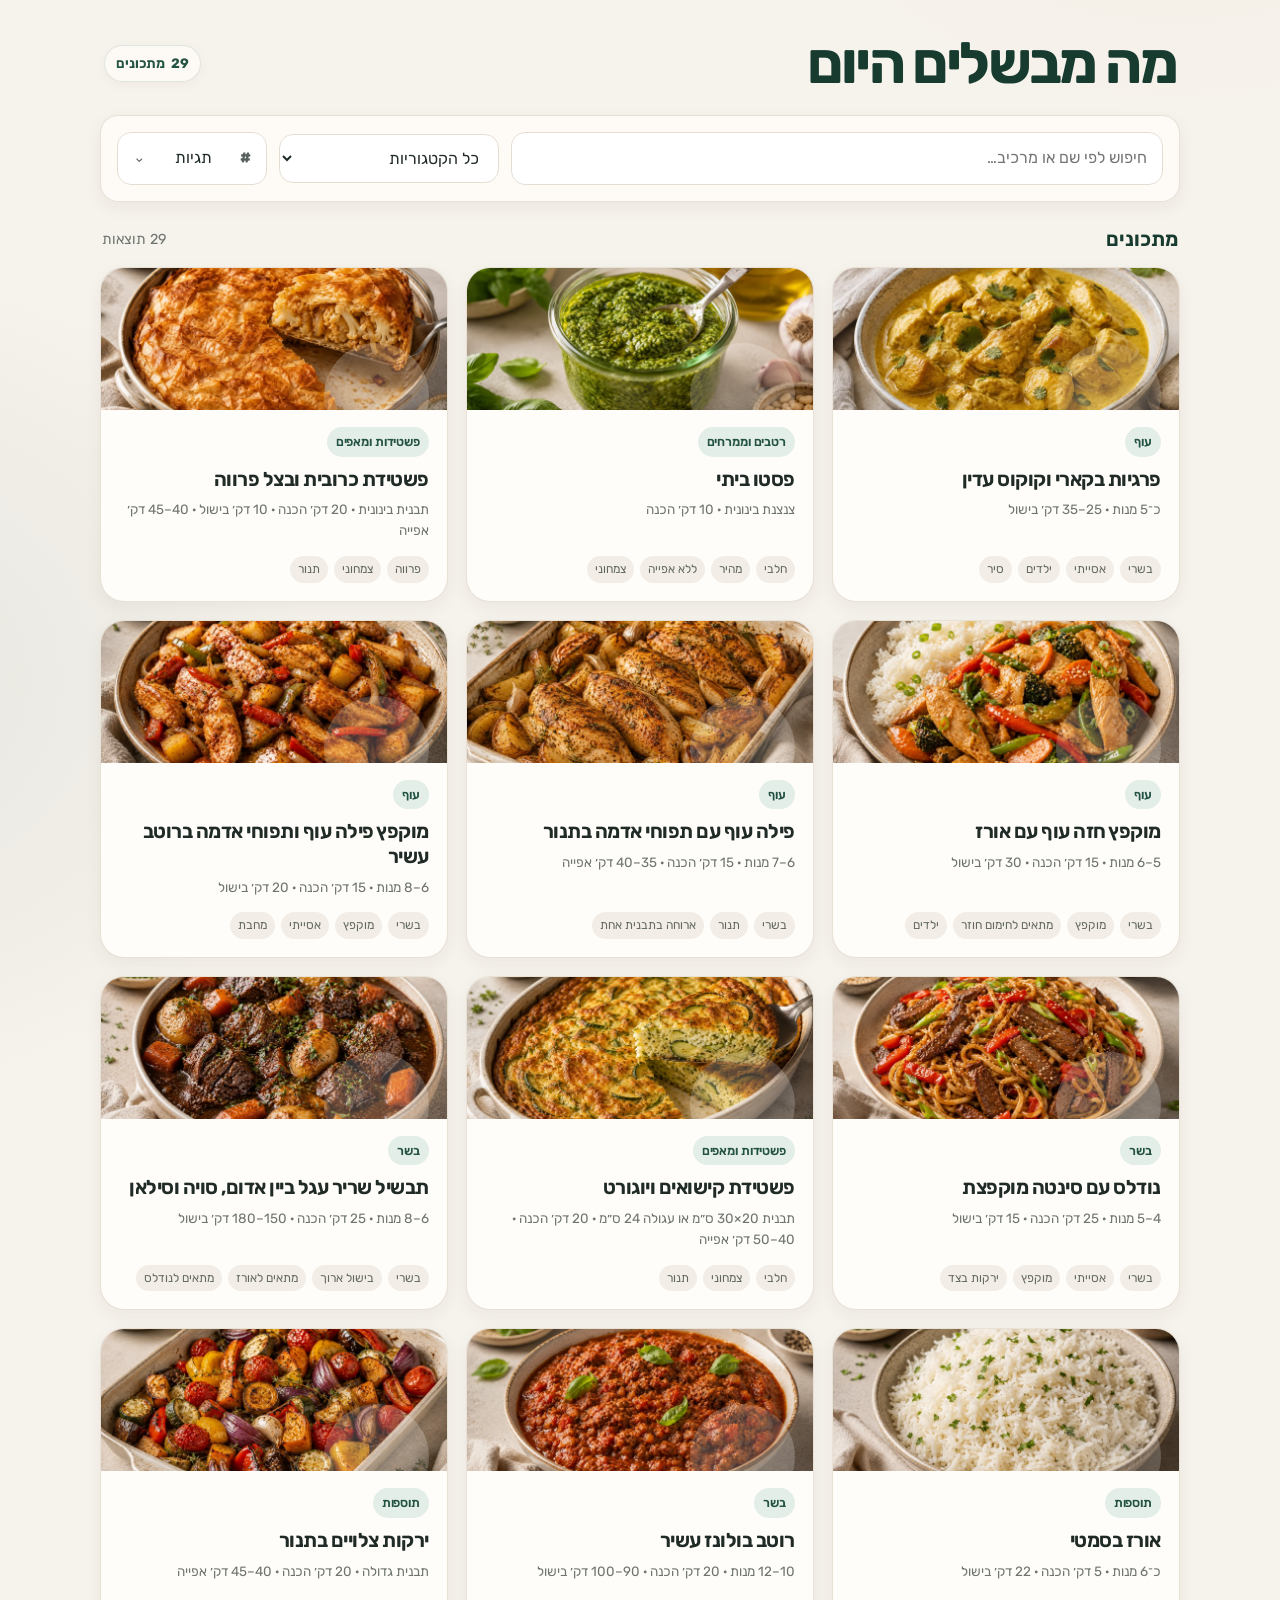
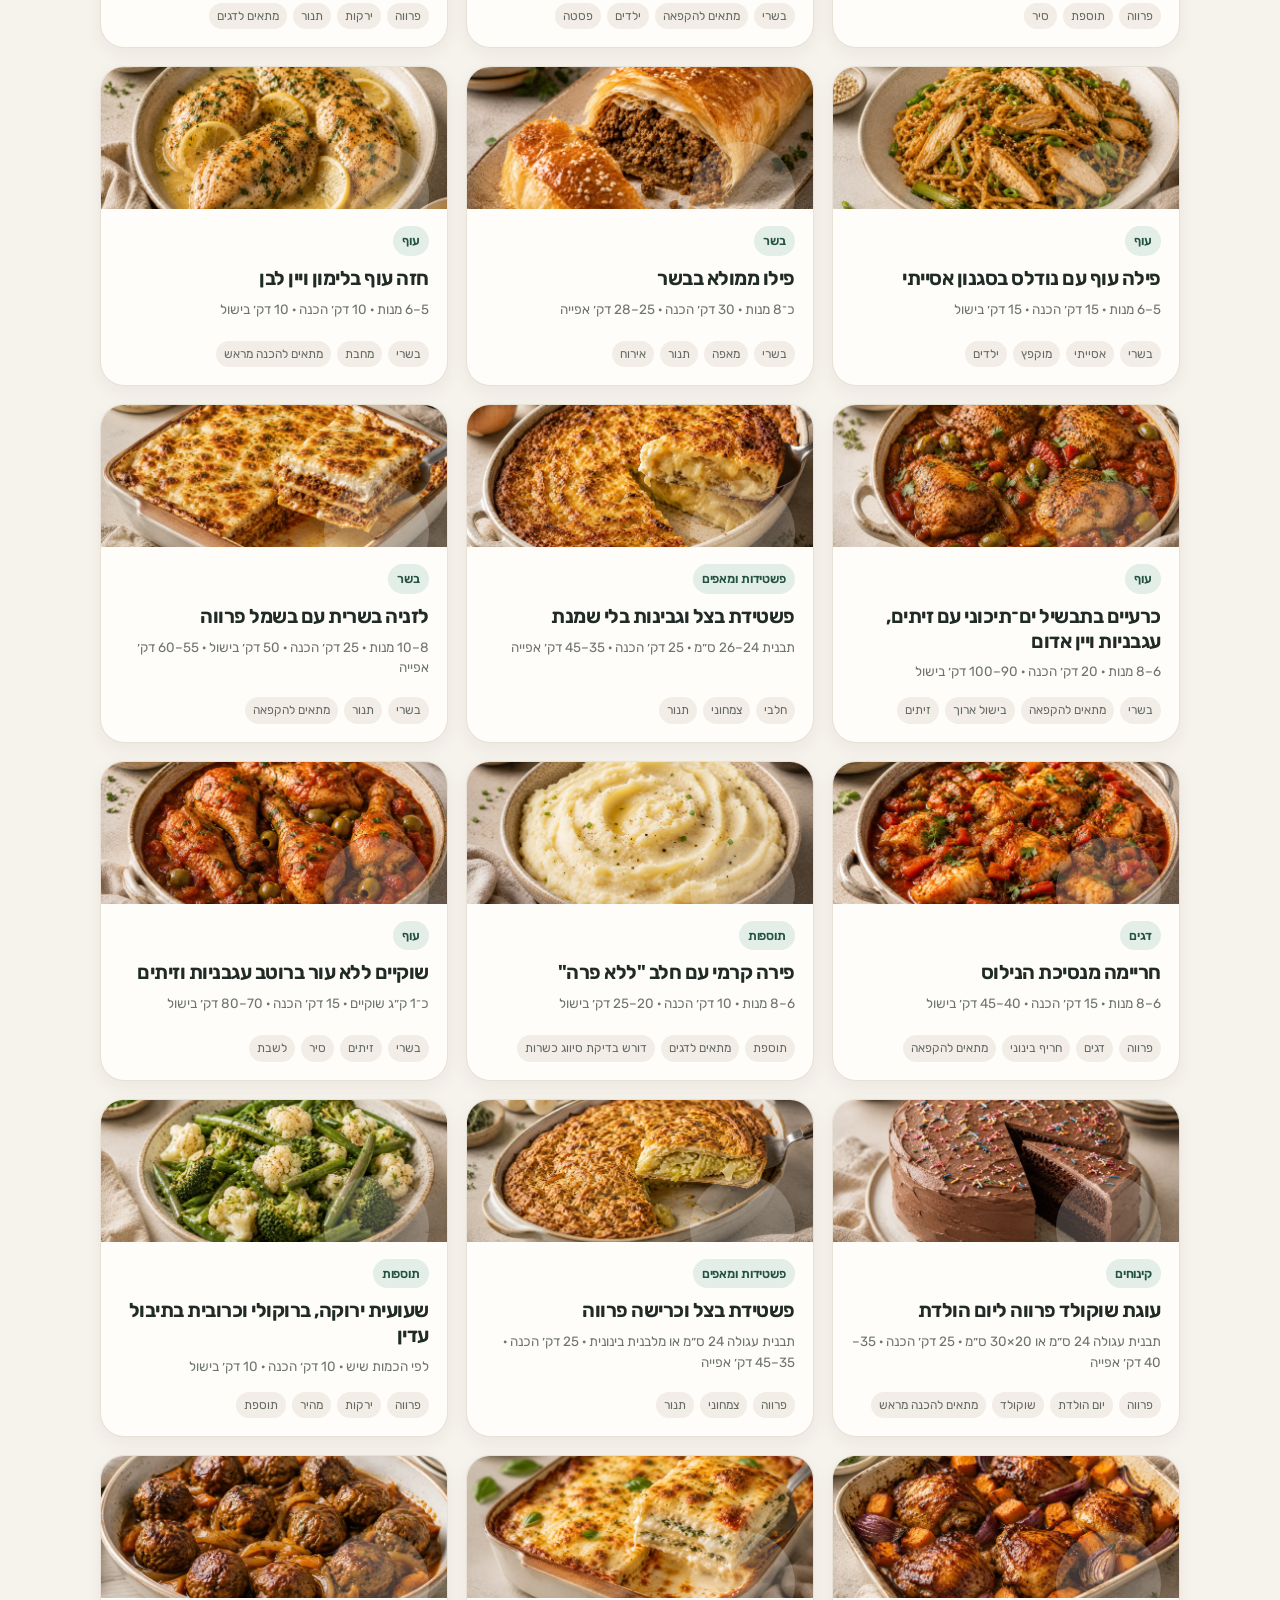
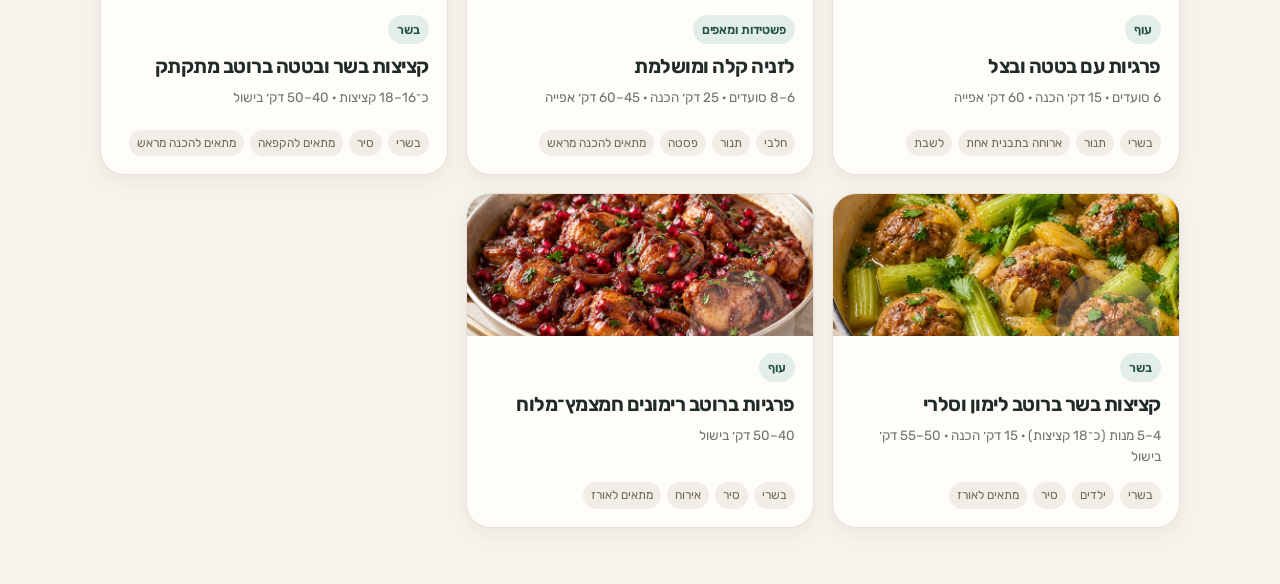
<file: index.html>
<!doctype html>
<html lang="he" dir="rtl">
<head>
  <meta charset="utf-8" />
  <meta name="viewport" content="width=device-width, initial-scale=1" />
  <meta name="theme-color" content="#f6f2ec" />
  <title>מה מבשלים היום</title>
  <link rel="icon" type="image/svg+xml" href="./favicon.svg" />
  <link rel="preconnect" href="https://fonts.googleapis.com" />
  <link rel="preconnect" href="https://fonts.gstatic.com" crossorigin />
  <link href="https://fonts.googleapis.com/css2?family=Rubik:wght@400;500;600;700&display=swap" rel="stylesheet" />
  <link rel="stylesheet" href="./styles.css" />
</head>
<body>
  <div id="app">
    <div class="loading">טוען מתכונים…</div>
  </div>
  <script type="module" src="./app.js"></script>
</body>
</html>
</file>
<file: styles.css>
:root {
  --bg: #fbf7f1;
  --surface: #ffffff;
  --surface-2: #f5efe6;
  --text: #2c2925;
  --muted: #716a62;
  --line: #e8ded1;
  --accent: #2e6650;
  --accent-soft: #e2eee8;
  --shadow: 0 12px 35px rgba(70, 52, 35, 0.09);
  --radius: 22px;
  --max: 1120px;
}

* { box-sizing: border-box; }
html { scroll-behavior: smooth; }
body {
  margin: 0;
  font-family: -apple-system, BlinkMacSystemFont, "Segoe UI", Arial, sans-serif;
  color: var(--text);
  background: var(--bg);
  line-height: 1.55;
}
button, input, select { font: inherit; }
button { cursor: pointer; }
a { color: inherit; }

.shell { max-width: var(--max); margin: 0 auto; padding: 30px 20px 56px; }

.hero {
  display:flex;
  align-items:center;
  justify-content:space-between;
  gap:16px;
  background:var(--surface);
  border:1px solid var(--line);
  border-radius:var(--radius);
  box-shadow:var(--shadow);
  padding:26px 30px;
  margin-bottom:20px;
}
.hero h1 {
  font-size:clamp(2rem, 4.5vw, 3.6rem);
  line-height:1.05;
  margin:0;
  letter-spacing:-.04em;
}
.hero-stat {
  flex:0 0 auto;
  display:inline-flex;
  align-items:center;
  gap:6px;
  background:var(--accent-soft);
  color:var(--accent);
  border-radius:999px;
  padding:7px 11px;
  white-space:nowrap;
  font-size:.85rem;
  font-weight:650;
}
.hero-stat strong { font-size:inherit; line-height:inherit; }

.filters { background:var(--surface); border:1px solid var(--line); border-radius:18px; padding:16px; margin-bottom:18px; }
.search-row { display:grid; grid-template-columns:1fr 220px auto; gap:12px; align-items:center; }
.search, .select, .tag-filter-button {
  width:100%;
  border:1px solid var(--line);
  background:#fff;
  color:var(--text);
  border-radius:14px;
  padding:13px 15px;
  outline:none;
  min-height:49px;
}
.search:focus, .select:focus, .tag-filter-button:focus-visible { border-color:var(--accent); box-shadow:0 0 0 3px var(--accent-soft); }

.tag-filter { position:relative; min-width:150px; }
.tag-filter-button {
  display:flex;
  align-items:center;
  justify-content:space-between;
  gap:10px;
  text-align:right;
  white-space:nowrap;
}
.tag-filter-button::after {
  content:"⌄";
  color:var(--muted);
  font-size:.95rem;
  transform:translateY(-1px);
}
.tag-filter-button.has-active-tag {
  background:var(--accent-soft);
  color:var(--accent);
  border-color:#c9ded4;
}
.tag-popover {
  position:absolute;
  z-index:20;
  top:calc(100% + 8px);
  inset-inline-end:0;
  width:min(360px, calc(100vw - 32px));
  max-height:330px;
  overflow:auto;
  background:var(--surface);
  border:1px solid var(--line);
  border-radius:16px;
  box-shadow:var(--shadow);
  padding:10px;
}
.tag-popover[hidden] { display:none; }
.tag-popover-title { margin:2px 4px 9px; color:var(--muted); font-size:.8rem; }
.tag-options { display:flex; flex-wrap:wrap; gap:7px; }
.chip { border:1px solid var(--line); border-radius:999px; padding:7px 11px; background:#fff; color:var(--muted); }
.chip.active { background:var(--accent); color:#fff; border-color:var(--accent); }

.results-head { display:flex; justify-content:space-between; align-items:center; gap:12px; margin:22px 2px 12px; }
.results-head h2 { margin:0; font-size:1.25rem; }
.results-head span { color:var(--muted); font-size:.9rem; }

.recipe-grid { display:grid; grid-template-columns:repeat(3, 1fr); gap:16px; }
.recipe-card { border:1px solid var(--line); border-radius:20px; background:var(--surface); padding:19px; text-align:right; min-height:210px; box-shadow:0 5px 18px rgba(70,52,35,.05); transition:.18s ease; }
.recipe-card:hover { transform:translateY(-3px); box-shadow:var(--shadow); border-color:#d8cab8; }
.card-category { display:inline-block; color:var(--accent); background:var(--accent-soft); border-radius:999px; padding:5px 9px; font-size:.78rem; margin-bottom:12px; }
.recipe-card-title { display:block; margin:0 0 8px; font-size:1.2rem; line-height:1.25; font-weight:700; }
.card-meta { display:block; color:var(--muted); font-size:.88rem; min-height:24px; }
.card-tags { display:flex; flex-wrap:wrap; gap:6px; margin-top:16px; }
.card-tag { background:var(--surface-2); border-radius:999px; padding:4px 8px; color:var(--muted); font-size:.75rem; }

.back { border:0; background:none; color:var(--accent); padding:7px 0; font-weight:600; }
.recipe-head { background:var(--surface); border:1px solid var(--line); border-radius:var(--radius); padding:28px; box-shadow:var(--shadow); margin:12px 0 18px; }
.recipe-head h1 { margin:0 0 10px; font-size:clamp(2rem,4vw,3.2rem); line-height:1.08; }
.recipe-sub { display:flex; gap:10px; flex-wrap:wrap; color:var(--muted); }
.recipe-tag-list { display:flex; gap:7px; flex-wrap:wrap; margin-top:16px; }
.recipe-layout { display:grid; grid-template-columns:.85fr 1.35fr; gap:18px; align-items:start; }
.panel { background:var(--surface); border:1px solid var(--line); border-radius:20px; padding:22px; }
.panel h2 { margin:0 0 16px; font-size:1.28rem; }
.ingredient-group + .ingredient-group { margin-top:20px; }
.ingredient-group h3 { font-size:1rem; margin:0 0 9px; color:var(--muted); }
.ingredients { list-style:none; margin:0; padding:0; }
.ingredients li { padding:8px 0; border-bottom:1px solid #f1ebe3; }
.ingredients li:last-child { border-bottom:0; }
.ingredient-note { display:block; color:var(--muted); font-size:.82rem; margin-top:2px; }
.steps { list-style:none; padding:0; margin:0; }
.step { display:grid; grid-template-columns:42px 1fr; gap:12px; padding:13px 0; border-bottom:1px solid #f1ebe3; }
.step:last-child { border-bottom:0; }
.step-num { width:36px; height:36px; display:grid; place-items:center; background:var(--accent-soft); color:var(--accent); border-radius:50%; font-weight:700; }
.step h3 { margin:0 0 4px; font-size:1rem; }
.step p { margin:0; }
.variation { background:var(--surface-2); border-radius:14px; padding:12px 14px; margin-top:10px; }
.variation strong { display:block; margin-bottom:3px; }
.actions { display:flex; gap:10px; flex-wrap:wrap; margin-top:18px; }
.primary { border:0; background:var(--accent); color:#fff; border-radius:14px; padding:12px 16px; font-weight:650; }
.secondary { border:1px solid var(--line); background:#fff; border-radius:14px; padding:12px 16px; }
.secondary:disabled { opacity:.45; cursor:default; }

.cook-shell { min-height:100vh; display:grid; place-items:center; padding:20px; }
.cook-card { width:min(720px, 100%); background:var(--surface); border:1px solid var(--line); border-radius:28px; padding:28px; box-shadow:var(--shadow); }
.cook-top { display:flex; justify-content:space-between; align-items:center; gap:12px; }
.cook-top small { color:var(--muted); }
.progress { height:7px; background:var(--surface-2); border-radius:99px; overflow:hidden; margin:18px 0 26px; }
.progress > div { height:100%; background:var(--accent); transition:width .2s ease; }
.cook-card h1 { font-size:clamp(1.65rem,4vw,2.6rem); margin:0 0 10px; line-height:1.15; }
.cook-instruction { font-size:clamp(1.15rem,3vw,1.55rem); line-height:1.6; margin:0; }
.cook-ingredients { background:var(--surface-2); border-radius:16px; padding:14px; margin:22px 0; }
.cook-ingredients strong { display:block; margin-bottom:7px; }
.cook-ingredients ul { margin:0; padding-right:20px; }
.cook-nav { display:flex; justify-content:space-between; gap:10px; margin-top:24px; }
.cook-nav button { flex:1; }
.empty { text-align:center; padding:60px 10px; color:var(--muted); }
.loading { display:grid; place-items:center; min-height:70vh; color:var(--muted); }

@media (max-width: 850px) {
  .search-row { grid-template-columns:1fr 190px auto; }
  .recipe-layout { grid-template-columns:1fr; }
  .recipe-grid { grid-template-columns:repeat(2, 1fr); }
}
/* v3: mobile density + timers */
.tag-icon { font-weight:800; opacity:.75; }
.tag-label { overflow:hidden; text-overflow:ellipsis; white-space:nowrap; }
.timer-button {
  display:inline-flex;
  align-items:center;
  justify-content:center;
  margin-top:12px;
  border:1px solid #c9ded4;
  background:var(--accent-soft);
  color:var(--accent);
  border-radius:12px;
  padding:9px 12px;
  font-weight:700;
  min-height:40px;
}
.timer-button.is-active { background:var(--accent); color:#fff; border-color:var(--accent); }
.active-timer {
  position:fixed;
  z-index:50;
  left:50%;
  bottom:14px;
  transform:translateX(-50%);
  width:min(520px, calc(100vw - 26px));
  display:grid;
  grid-template-columns:auto 1fr auto;
  align-items:center;
  gap:10px;
  background:#252f2b;
  color:#fff;
  border-radius:16px;
  padding:10px 12px;
  box-shadow:0 12px 30px rgba(0,0,0,.22);
}
.active-timer-icon { font-size:1.15rem; }
.active-timer-copy { min-width:0; display:flex; align-items:baseline; gap:8px; }
.active-timer-copy strong { font-variant-numeric:tabular-nums; font-size:1.05rem; }
.active-timer-copy span { overflow:hidden; text-overflow:ellipsis; white-space:nowrap; color:#d7ddd9; font-size:.82rem; }
.timer-cancel { border:0; background:rgba(255,255,255,.12); color:#fff; border-radius:10px; padding:7px 9px; }
.notes-panel .variation { margin-top:8px; }

@media (max-width: 650px) {
  .shell { padding:10px 13px 40px; }
  .recipe-head, .cook-card { padding:21px; }
  .recipe-grid { grid-template-columns:1fr; }
  .recipe-layout { gap:12px; }
  .hero {
    align-items:center;
    flex-wrap:nowrap;
    padding:14px 15px;
    margin-bottom:10px;
    border-radius:16px;
    gap:8px;
  }
  .hero h1 {
    flex:1 1 auto;
    min-width:0;
    font-size:clamp(1.55rem, 7vw, 2rem);
    line-height:1.05;
    white-space:nowrap;
  }
  .hero-stat {
    flex:0 0 auto;
    margin:0;
    padding:5px 8px;
    font-size:.74rem;
  }
  .filters { padding:10px; margin-bottom:10px; border-radius:16px; }
  .search-row {
    grid-template-columns:minmax(0, 1fr) auto;
    grid-template-areas:
      "search search"
      "category tags";
    gap:8px;
  }
  .search { grid-area:search; min-height:44px; padding:10px 12px; }
  .select { grid-area:category; min-height:42px; padding:8px 10px; }
  .tag-filter { grid-area:tags; min-width:0; max-width:46vw; }
  .tag-filter-button {
    width:auto;
    max-width:46vw;
    min-height:42px;
    padding:8px 11px;
    justify-content:center;
    background:#fff;
  }
  .tag-filter-button::after { display:none; }
  .tag-popover {
    position:fixed;
    z-index:60;
    inset-inline:13px;
    bottom:13px;
    top:auto;
    width:auto;
    max-height:min(58vh, 420px);
    border-radius:20px;
    padding:14px;
    box-shadow:0 18px 50px rgba(0,0,0,.2);
  }
  .tag-popover-title { font-size:.9rem; margin-bottom:12px; }
  .chip { padding:8px 12px; }
  .results-head { margin:14px 2px 9px; }
  .recipe-card { min-height:0; padding:16px; }
  .active-timer { bottom:9px; width:calc(100vw - 18px); }
  .cook-shell { padding:10px; align-items:start; }
  .cook-card { margin-top:0; }
}

@media (max-width: 430px) {
  .hero { flex-wrap:nowrap; }
  .hero h1 { flex-basis:auto; }
  .hero-stat { width:auto; }
  .active-timer-copy span { display:none; }
}

.recipe-source { margin-top:10px; color:var(--muted); font-size:.86rem; }
.recipe-source a { color:var(--accent); font-weight:650; text-decoration:none; }
.recipe-source a:hover { text-decoration:underline; }

/* v6: cooking-mode timing + prepared components */
.timer-controls {
  display:flex;
  align-items:center;
  flex-wrap:wrap;
  gap:7px;
  margin-top:12px;
}
.timer-controls .timer-button { margin-top:0; }
.timer-button-alt {
  background:#fff;
  color:var(--accent);
}
.timer-hint {
  flex-basis:100%;
  color:var(--muted);
  font-size:.78rem;
  line-height:1.35;
}
.prepared-need {
  color:var(--accent);
  font-weight:650;
}
.prepared-need::marker { color:var(--accent); }

@media (max-width: 650px) {
  .timer-controls { gap:6px; }
  .timer-controls .timer-button { min-height:38px; padding:8px 10px; }
  .timer-hint { font-size:.74rem; }
  .cook-ingredients { margin:16px 0; }
}

/* v7: modern visual refresh */
:root {
  --bg: #f6f2ec;
  --surface: #fffdf9;
  --surface-2: #f1ebe3;
  --surface-3: #e8e0d5;
  --text: #202b27;
  --muted: #6e746f;
  --line: #e5ddd2;
  --accent: #245344;
  --accent-strong: #183b30;
  --accent-soft: #e3eee8;
  --warm: #c96d4f;
  --warm-soft: #f5e4dc;
  --gold: #d8a25d;
  --shadow-sm: 0 6px 18px rgba(54, 45, 36, .055);
  --shadow: 0 16px 44px rgba(54, 45, 36, .10);
  --radius: 24px;
}

body {
  font-family: "Rubik", -apple-system, BlinkMacSystemFont, "Segoe UI", Arial, sans-serif;
  background:
    radial-gradient(circle at 92% -10%, rgba(216,162,93,.11), transparent 31rem),
    radial-gradient(circle at -8% 18%, rgba(36,83,68,.07), transparent 26rem),
    var(--bg);
  -webkit-font-smoothing: antialiased;
}

.shell { padding-top: 26px; }

.hero {
  background: transparent;
  border: 0;
  box-shadow: none;
  padding: 7px 4px 18px;
  margin-bottom: 4px;
}
.hero h1 {
  font-weight: 700;
  color: var(--accent-strong);
  letter-spacing: -.045em;
}
.hero-stat {
  background: rgba(255,253,249,.72);
  color: var(--accent);
  border: 1px solid rgba(36,83,68,.13);
  box-shadow: 0 3px 12px rgba(54,45,36,.04);
  backdrop-filter: blur(8px);
}

.filters {
  background: rgba(255,253,249,.82);
  backdrop-filter: blur(12px);
  box-shadow: var(--shadow-sm);
  border-color: rgba(229,221,210,.9);
}
.search, .select, .tag-filter-button {
  background: rgba(255,255,255,.9);
  transition: border-color .18s ease, box-shadow .18s ease, background .18s ease;
}
.search:hover, .select:hover, .tag-filter-button:hover { border-color:#d4c8ba; }
.search:focus, .select:focus, .tag-filter-button:focus-visible {
  border-color: var(--accent);
  box-shadow: 0 0 0 4px rgba(36,83,68,.10);
}

.results-head h2 { color:var(--accent-strong); font-weight:650; }

.recipe-grid { gap:18px; }
.recipe-card {
  position:relative;
  overflow:hidden;
  display:flex;
  flex-direction:column;
  padding:0;
  min-height:320px;
  border-radius:24px;
  background:var(--surface);
  box-shadow:var(--shadow-sm);
  border-color:rgba(229,221,210,.88);
  transition: transform .22s ease, box-shadow .22s ease, border-color .22s ease;
}
.recipe-card:hover {
  transform: translateY(-5px);
  box-shadow: var(--shadow);
  border-color: rgba(201,109,79,.22);
}
.recipe-card:focus-visible {
  outline:none;
  box-shadow:0 0 0 4px rgba(36,83,68,.13), var(--shadow);
}
.recipe-card-body {
  display:flex;
  flex:1;
  flex-direction:column;
  align-items:flex-start;
  width:100%;
  padding:17px 18px 18px;
  text-align:right;
}
.card-category {
  margin-bottom:10px;
  background:var(--accent-soft);
  color:var(--accent);
  font-weight:600;
  letter-spacing:-.01em;
}
.recipe-card-title {
  font-size:1.24rem;
  font-weight:650;
  letter-spacing:-.025em;
  color:var(--text);
}
.card-meta { min-height:0; font-size:.84rem; }
.card-tags { margin-top:auto; padding-top:15px; }
.card-tag { background:#f2ede6; color:#626961; }

.recipe-visual {
  position:relative;
  overflow:hidden;
  display:block;
  isolation:isolate;
}
.recipe-visual-card { width:100%; height:142px; }
.recipe-visual-large { width:300px; min-height:230px; align-self:stretch; border-radius:20px; }
.recipe-visual.has-image img { width:100%; height:100%; object-fit:cover; display:block; }
.recipe-visual-icon {
  position:absolute;
  z-index:2;
  inset:0;
  display:grid;
  place-items:center;
  font-size:3.4rem;
  filter:drop-shadow(0 7px 14px rgba(0,0,0,.09));
  transform:rotate(-4deg);
}
.recipe-visual-large .recipe-visual-icon { font-size:5.2rem; }
.recipe-visual-shape {
  position:absolute;
  z-index:1;
  width:155px;
  height:155px;
  border-radius:46% 54% 62% 38% / 47% 38% 62% 53%;
  background:rgba(255,255,255,.42);
  top:-35px;
  left:-24px;
  transform:rotate(17deg);
}
.recipe-visual::after {
  content:"";
  position:absolute;
  z-index:0;
  width:105px;
  height:105px;
  border-radius:50%;
  background:rgba(255,255,255,.20);
  bottom:-38px;
  right:18px;
}
.visual-chicken { background:linear-gradient(135deg,#f2c9a8,#e99e76); }
.visual-meat { background:linear-gradient(135deg,#dba08a,#bd725d); }
.visual-fish { background:linear-gradient(135deg,#b9d9d6,#78b3ae); }
.visual-dessert { background:linear-gradient(135deg,#e9c6d3,#d99caf); }
.visual-side { background:linear-gradient(135deg,#d9d9a6,#b7c889); }
.visual-sauce { background:linear-gradient(135deg,#bcd5b3,#82ad79); }
.visual-bake { background:linear-gradient(135deg,#ead0a6,#d9a96e); }
.visual-default { background:linear-gradient(135deg,#d8d2c8,#b9b0a3); }

.back {
  color:var(--accent);
  font-weight:600;
  border-radius:10px;
  transition:background .16s ease;
}
.back:hover { background:rgba(36,83,68,.06); }
.recipe-head {
  display:grid;
  grid-template-columns:minmax(0, 1fr) 300px;
  gap:24px;
  padding:22px;
  align-items:stretch;
  background:rgba(255,253,249,.9);
  backdrop-filter:blur(10px);
}
.recipe-head-copy { padding:7px 5px; display:flex; flex-direction:column; align-items:flex-start; }
.recipe-head h1 {
  color:var(--accent-strong);
  font-weight:700;
  letter-spacing:-.045em;
  margin-top:2px;
}
.recipe-sub { font-size:.92rem; }
.recipe-tag-list { margin-top:14px; }
.actions { margin-top:auto; padding-top:22px; }
.primary {
  background:linear-gradient(135deg,var(--accent),#326a57);
  box-shadow:0 7px 17px rgba(36,83,68,.18);
  transition:transform .16s ease, box-shadow .16s ease;
}
.primary:hover { transform:translateY(-1px); box-shadow:0 9px 21px rgba(36,83,68,.23); }
.secondary:hover { border-color:#cfc3b5; background:#fcfaf7; }

.panel {
  background:rgba(255,253,249,.94);
  box-shadow:var(--shadow-sm);
  border-color:rgba(229,221,210,.9);
}
.panel h2 { color:var(--accent-strong); font-weight:650; letter-spacing:-.02em; }
.ingredient-group h3 { color:#73766f; font-weight:600; }
.ingredients li, .step { border-bottom-color:#efe8df; }
.step-num { background:var(--warm-soft); color:var(--warm); }
.variation { background:#f3eee7; }
.recipe-source a { color:var(--warm); }

.cook-shell {
  background:
    radial-gradient(circle at 85% 5%, rgba(216,162,93,.13), transparent 28rem),
    var(--bg);
}
.cook-card {
  background:rgba(255,253,249,.97);
  border-color:rgba(229,221,210,.92);
  box-shadow:0 24px 60px rgba(54,45,36,.12);
}
.progress { background:#ebe5dd; }
.progress > div { background:linear-gradient(90deg,var(--warm),var(--gold)); }
.cook-card h1 { color:var(--accent-strong); letter-spacing:-.03em; }
.cook-ingredients { background:#f2ede6; }
.timer-button {
  border-color:rgba(36,83,68,.17);
  background:var(--accent-soft);
}
.active-timer { background:#1f302a; }

@media (max-width: 850px) {
  .recipe-head { grid-template-columns:minmax(0,1fr) 245px; }
  .recipe-visual-large { width:245px; }
}

@media (max-width: 650px) {
  body { background:var(--bg); }
  .shell { padding-top:10px; }
  .hero { padding:5px 2px 12px; }
  .hero h1 { color:var(--accent-strong); font-size:clamp(1.45rem,6.8vw,1.9rem); }
  .filters { box-shadow:none; background:var(--surface); }
  .recipe-grid { gap:12px; }
  .recipe-card {
    min-height:0;
    display:grid;
    grid-template-columns:104px minmax(0,1fr);
    align-items:stretch;
    border-radius:18px;
  }
  .recipe-visual-card { width:104px; height:100%; min-height:145px; }
  .recipe-visual-card .recipe-visual-icon { font-size:2.55rem; }
  .recipe-card-body { padding:13px 14px; }
  .card-category { margin-bottom:7px; padding:4px 8px; font-size:.72rem; }
  .recipe-card-title { font-size:1.08rem; margin-bottom:5px; }
  .card-meta { font-size:.79rem; }
  .card-tags { padding-top:10px; gap:4px; }
  .card-tag { font-size:.69rem; padding:3px 6px; }

  .recipe-head {
    display:flex;
    flex-direction:column-reverse;
    padding:14px;
    gap:14px;
    border-radius:20px;
  }
  .recipe-visual-large {
    width:100%;
    min-height:165px;
    max-height:190px;
    border-radius:15px;
  }
  .recipe-visual-large .recipe-visual-icon { font-size:4.3rem; }
  .recipe-head-copy { padding:2px 3px 4px; }
  .recipe-head h1 { font-size:clamp(1.75rem,8vw,2.45rem); }
  .actions { padding-top:17px; width:100%; }
  .actions .primary { width:100%; }
  .panel { border-radius:17px; box-shadow:none; }
  .cook-card { border-radius:21px; }
}
</file>
